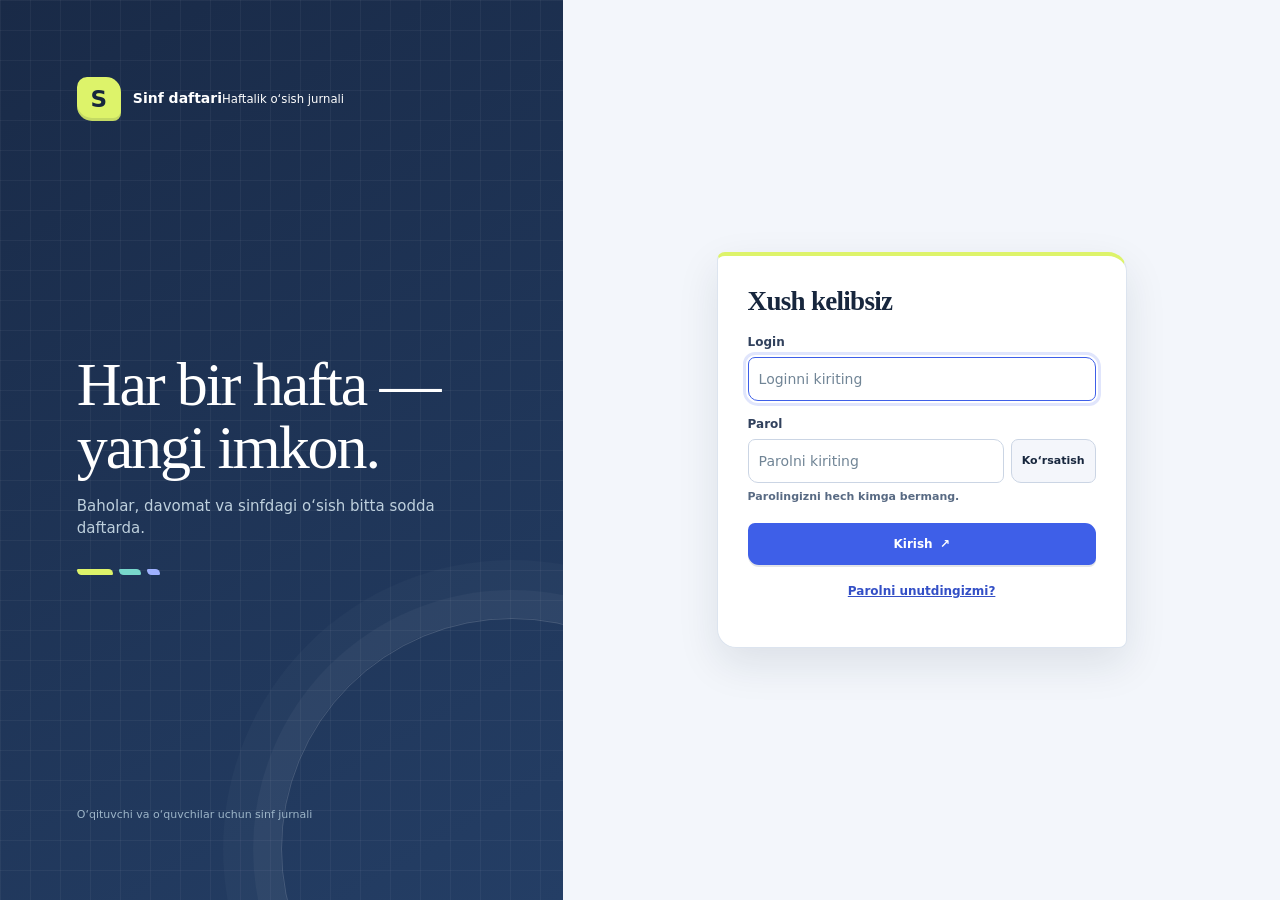
<file: index.html>
<!doctype html>
<html lang="uz">
  <head>
    <meta charset="utf-8" />
    <meta name="viewport" content="width=device-width, initial-scale=1" />
    <meta name="theme-color" content="#17263d" />
    <title>Sinf daftari — haftalik reyting</title>
    <link rel="stylesheet" href="styles.css" />
  </head>
  <body>
    <div id="root"></div>
    <div id="toast" class="toast" role="status" aria-live="polite"></div>
    <script src="script.js" defer></script>
  </body>
</html>
</file>
<file: styles.css>
:root {
  --ink: #17263d;
  --ink-2: #2c4161;
  --paper: #f3f6fb;
  --white: #fff;
  --line: #dce4ef;
  --muted: #66768b;
  --teal: #3e5fe8;
  --teal-pale: #e8ecff;
  --sun: #ddf36a;
  --sun-pale: #f5f9d9;
  --coral: #d95d4f;
  --coral-pale: #fff0ec;
  --blue-pale: #e8eff8;
  --shadow: 0 10px 24px rgba(23, 38, 61, 0.055);
  --radius: 13px;
}
* {
  box-sizing: border-box;
}
html {
  background: var(--paper);
}
body {
  margin: 0;
  color: var(--ink);
  font-family:
    Aptos,
    ui-sans-serif,
    system-ui,
    -apple-system,
    "Segoe UI",
    sans-serif;
  font-size: 14px;
  line-height: 1.5;
}
button,
input,
select,
textarea {
  font: inherit;
}
button {
  cursor: pointer;
}
button:focus-visible,
a:focus-visible,
input:focus-visible,
select:focus-visible,
textarea:focus-visible {
  outline: 3px solid rgba(8, 126, 131, 0.38);
  outline-offset: 2px;
}
a {
  color: inherit;
}
.shell {
  min-height: 100vh;
  display: grid;
  grid-template-columns: 246px minmax(0, 1fr);
}
.rail {
  background: var(--ink);
  color: #eef6fb;
  padding: 25px 17px 22px;
  display: flex;
  flex-direction: column;
  gap: 27px;
  min-height: 100vh;
  position: sticky;
  top: 0;
  height: 100vh;
}
.brand {
  display: flex;
  align-items: center;
  gap: 12px;
  padding: 3px 10px;
}
.brand-mark {
  width: 38px;
  height: 38px;
  border-radius: 12px;
  background: var(--sun);
  color: var(--ink);
  display: grid;
  place-items: center;
  font-size: 20px;
  font-weight: 900;
  box-shadow: inset 0 -4px 0 rgba(135, 91, 0, 0.14);
}
.brand strong {
  display: block;
  font-size: 15px;
  letter-spacing: -0.3px;
}
.brand small {
  display: block;
  color: #b7cbda;
  margin-top: 1px;
  font-size: 11px;
}
.rail-nav {
  display: grid;
  gap: 6px;
}
.nav-label {
  font-size: 10px;
  color: #9db5c8;
  text-transform: uppercase;
  letter-spacing: 1.5px;
  padding: 0 12px;
  margin: 0 0 6px;
}
.nav-btn {
  border: 0;
  background: transparent;
  color: #d6e4ed;
  text-align: left;
  border-radius: 10px;
  padding: 10px 12px;
  display: flex;
  align-items: center;
  gap: 12px;
  font-weight: 550;
  transition:
    background 0.16s,
    color 0.16s;
}
.nav-btn:hover {
  background: rgba(255, 255, 255, 0.09);
  color: #fff;
}
.nav-btn.active {
  background: #2e5478;
  color: #fff;
  box-shadow: inset 3px 0 var(--sun);
}
.nav-icon {
  width: 19px;
  text-align: center;
  font-size: 16px;
  opacity: 0.95;
}
.rail-note {
  margin-top: auto;
  border: 1px solid rgba(255, 255, 255, 0.16);
  border-radius: 13px;
  padding: 13px;
  color: #d1e0ea;
  font-size: 11px;
  line-height: 1.55;
}
.rail-note b {
  color: #fff;
  display: block;
  margin-bottom: 4px;
}
.rail-foot {
  font-size: 10px;
  color: #9db5c8;
  padding: 0 11px;
}
.workspace {
  min-width: 0;
}
.topbar {
  height: 73px;
  background: rgba(255, 255, 255, 0.9);
  border-bottom: 1px solid var(--line);
  display: flex;
  align-items: center;
  justify-content: space-between;
  padding: 0 clamp(20px, 4vw, 52px);
  position: sticky;
  top: 0;
  z-index: 4;
  backdrop-filter: blur(12px);
}
.topbar h1 {
  font-size: 16px;
  letter-spacing: -0.2px;
  margin: 0;
}
.topbar p {
  margin: 2px 0 0;
  color: var(--muted);
  font-size: 11px;
}
.top-actions {
  display: flex;
  align-items: center;
  gap: 13px;
}
.user-chip {
  display: flex;
  align-items: center;
  gap: 9px;
}
.avatar {
  width: 33px;
  height: 33px;
  border-radius: 50%;
  display: grid;
  place-items: center;
  background: var(--teal-pale);
  color: var(--teal);
  font-weight: 800;
}
.user-chip strong {
  display: block;
  font-size: 12px;
}
.user-chip small {
  display: block;
  color: var(--muted);
  font-size: 10px;
}
.main {
  max-width: 1440px;
  margin: auto;
  padding: 30px clamp(18px, 4vw, 52px) 55px;
}
.page-head {
  display: flex;
  align-items: flex-end;
  justify-content: space-between;
  gap: 20px;
  margin-bottom: 23px;
}
.page-head h2 {
  font-size: 26px;
  line-height: 1.16;
  letter-spacing: -0.8px;
  margin: 0;
}
.page-head p {
  color: var(--muted);
  margin: 7px 0 0;
  max-width: 630px;
}
.page-actions {
  display: flex;
  gap: 9px;
  flex-wrap: wrap;
}
.grid {
  display: grid;
  gap: 16px;
}
.grid-4 {
  grid-template-columns: repeat(4, minmax(0, 1fr));
}
.grid-2 {
  grid-template-columns: repeat(2, minmax(0, 1fr));
}
.card {
  background: var(--white);
  border: 1px solid var(--line);
  border-radius: var(--radius);
  box-shadow: var(--shadow);
  min-width: 0;
}
.card-pad {
  padding: 20px;
}
.stat {
  padding: 18px 19px;
  min-height: 118px;
  position: relative;
  overflow: hidden;
}
.stat:after {
  content: "";
  width: 62px;
  height: 62px;
  border-radius: 50%;
  position: absolute;
  right: -15px;
  top: -21px;
  background: var(--tone, var(--blue-pale));
  opacity: 0.75;
}
.stat-label {
  color: var(--muted);
  font-size: 12px;
}
.stat-value {
  font-weight: 800;
  font-size: 29px;
  letter-spacing: -1px;
  margin-top: 7px;
  line-height: 1.1;
}
.stat-note {
  font-size: 11px;
  color: var(--muted);
  margin-top: 7px;
}
.stat-icon {
  position: absolute;
  right: 17px;
  bottom: 15px;
  font-size: 18px;
  color: var(--tone-ink, var(--ink-2));
  z-index: 1;
}
.section-title {
  font-weight: 750;
  font-size: 15px;
  margin: 0;
}
.section-sub {
  font-size: 11px;
  color: var(--muted);
  margin: 4px 0 0;
}
.card-head {
  padding: 17px 20px;
  border-bottom: 1px solid var(--line);
  display: flex;
  align-items: center;
  justify-content: space-between;
  gap: 12px;
}
.card-body {
  padding: 19px 20px;
}
.table-wrap {
  overflow: auto;
}
.table {
  width: 100%;
  border-collapse: collapse;
  text-align: left;
  white-space: nowrap;
}
.table th {
  font-size: 10px;
  text-transform: uppercase;
  letter-spacing: 0.65px;
  color: #718599;
  font-weight: 700;
  padding: 11px 14px;
  background: #f7fafb;
  border-bottom: 1px solid var(--line);
}
.table td {
  padding: 12px 14px;
  border-bottom: 1px solid #edf2f4;
  vertical-align: middle;
}
.table tbody tr:last-child td {
  border-bottom: 0;
}
.table tbody tr:hover {
  background: #f9fbfc;
}
.name-cell {
  display: flex;
  align-items: center;
  gap: 10px;
  font-weight: 650;
}
.mini-avatar {
  width: 30px;
  height: 30px;
  border-radius: 10px;
  background: #e7eef5;
  color: var(--ink);
  display: grid;
  place-items: center;
  font-size: 11px;
  font-weight: 800;
  flex: none;
}
.rank-badge {
  display: inline-grid;
  place-items: center;
  width: 28px;
  height: 28px;
  border-radius: 9px;
  background: #edf2f5;
  color: #597189;
  font-weight: 800;
}
.rank-1 {
  background: var(--sun-pale);
  color: #8f670c;
}
.rank-2 {
  background: #edf0f4;
  color: #53667a;
}
.rank-3 {
  background: #f8e9df;
  color: #9a5c38;
}
.score {
  font-weight: 800;
  color: var(--ink);
}
.pill {
  display: inline-flex;
  align-items: center;
  gap: 6px;
  border-radius: 999px;
  padding: 4px 9px;
  font-size: 10px;
  font-weight: 750;
  white-space: nowrap;
}
.pill::before {
  content: "";
  width: 6px;
  height: 6px;
  border-radius: 50%;
  background: currentColor;
}
.pill-present {
  color: #137361;
  background: #e4f5ef;
}
.pill-excused {
  color: #8a6810;
  background: #fff4d6;
}
.pill-unexcused {
  color: #b34036;
  background: #fff0ec;
}
.pill-neutral {
  color: #587087;
  background: #edf2f5;
}
.change-up {
  color: #137361;
  font-weight: 750;
}
.change-down {
  color: #b34036;
  font-weight: 750;
}
.change-same {
  color: #64798c;
  font-weight: 700;
}
.btn {
  border: 1px solid transparent;
  background: var(--ink);
  color: #fff;
  border-radius: 9px;
  padding: 9px 13px;
  font-weight: 700;
  font-size: 12px;
  display: inline-flex;
  align-items: center;
  justify-content: center;
  gap: 7px;
  transition:
    transform 0.12s,
    background 0.12s;
}
.btn:hover {
  background: #234a70;
  transform: translateY(-1px);
}
.btn:active {
  transform: translateY(0);
}
.btn-sm {
  padding: 6px 9px;
  font-size: 11px;
}
.btn-light {
  background: #fff;
  color: var(--ink);
  border-color: var(--line);
}
.btn-light:hover {
  background: #f3f7f9;
}
.btn-teal {
  background: var(--teal);
}
.btn-teal:hover {
  background: #05696e;
}
.btn-warn {
  background: #fff;
  color: var(--coral);
  border-color: #f0d3ce;
}
.btn-warn:hover {
  background: var(--coral-pale);
}
.btn-sun {
  background: var(--sun);
  color: var(--ink);
}
.btn-sun:hover {
  background: #e7ad31;
}
.icon-btn {
  width: 31px;
  height: 31px;
  padding: 0;
  border-radius: 8px;
}
.field {
  display: grid;
  gap: 6px;
}
.field label {
  font-size: 11px;
  color: #536a80;
  font-weight: 700;
}
.field input,
.field select,
.field textarea,
.table-input {
  border: 1px solid #d6e1e6;
  background: #fff;
  border-radius: 8px;
  padding: 9px 10px;
  color: var(--ink);
  min-width: 0;
}
.field input:disabled,
.field select:disabled {
  background: #f1f5f7;
  color: #80909d;
}
.field textarea {
  min-height: 84px;
  resize: vertical;
}
.field .help {
  font-size: 10px;
  color: var(--muted);
}
.form-grid {
  display: grid;
  grid-template-columns: repeat(3, minmax(0, 1fr));
  gap: 13px;
}
.form-actions {
  display: flex;
  align-items: center;
  gap: 8px;
  margin-top: 15px;
}
.inline-form {
  display: flex;
  align-items: end;
  gap: 10px;
  flex-wrap: wrap;
}
.inline-form .field {
  min-width: 150px;
}
.toolbar {
  display: flex;
  align-items: center;
  justify-content: space-between;
  gap: 12px;
  flex-wrap: wrap;
}
.filter-row {
  display: flex;
  align-items: end;
  gap: 10px;
  flex-wrap: wrap;
}
.empty {
  padding: 35px 20px;
  text-align: center;
  color: var(--muted);
}
.empty-mark {
  width: 43px;
  height: 43px;
  border-radius: 14px;
  background: var(--blue-pale);
  display: grid;
  place-items: center;
  margin: 0 auto 11px;
  font-size: 20px;
}
.empty strong {
  color: var(--ink);
  display: block;
  margin-bottom: 4px;
}
.banner {
  border-radius: 12px;
  padding: 12px 14px;
  display: flex;
  align-items: flex-start;
  gap: 10px;
  margin-bottom: 17px;
  font-size: 12px;
}
.banner-warn {
  background: var(--sun-pale);
  color: #72540d;
  border: 1px solid #f0dfae;
}
.banner-info {
  background: #eaf3f8;
  color: #345974;
  border: 1px solid #d6e5ed;
}
.banner strong {
  display: block;
  color: inherit;
  margin-bottom: 2px;
}
.banner span {
  font-size: 15px;
}
.split {
  display: grid;
  grid-template-columns: minmax(0, 1.35fr) minmax(260px, 0.8fr);
  gap: 16px;
}
.quick-list {
  display: grid;
  gap: 9px;
}
.quick-link {
  border: 1px solid var(--line);
  border-radius: 11px;
  padding: 12px;
  display: flex;
  align-items: center;
  justify-content: space-between;
  text-decoration: none;
}
.quick-link:hover {
  background: #f7fafb;
}
.quick-link b {
  font-size: 12px;
}
.quick-link small {
  display: block;
  color: var(--muted);
  font-size: 10px;
  margin-top: 2px;
}
.quick-icon {
  background: var(--teal-pale);
  color: var(--teal);
  width: 34px;
  height: 34px;
  border-radius: 10px;
  display: grid;
  place-items: center;
  font-size: 16px;
}
.progress {
  height: 7px;
  border-radius: 8px;
  background: #eaf0f3;
  overflow: hidden;
}
.progress span {
  display: block;
  height: 100%;
  border-radius: inherit;
  background: var(--teal);
}
.progress-row {
  display: grid;
  grid-template-columns: 105px 1fr 38px;
  gap: 10px;
  align-items: center;
  font-size: 11px;
  margin: 12px 0;
}
.progress-row b {
  text-align: right;
}
.subject-group {
  border-bottom: 1px solid var(--line);
  padding: 13px 0;
}
.subject-group:first-child {
  padding-top: 0;
}
.subject-group:last-child {
  border-bottom: 0;
  padding-bottom: 0;
}
.subject-group h4 {
  margin: 0 0 8px;
  font-size: 12px;
}
.grade-chip {
  display: inline-flex;
  align-items: center;
  gap: 7px;
  padding: 5px 8px;
  border-radius: 8px;
  background: #f2f6f8;
  margin: 0 6px 6px 0;
  font-size: 10px;
}
.grade-chip strong {
  font-size: 12px;
  color: var(--teal);
}
.grade-low {
  color: var(--coral) !important;
}
.callout {
  border-radius: 12px;
  background: var(--ink);
  color: #f3f8fc;
  padding: 17px 18px;
  position: relative;
  overflow: hidden;
}
.callout:after {
  content: "";
  position: absolute;
  width: 110px;
  height: 110px;
  border: 1px solid rgba(255, 255, 255, 0.15);
  border-radius: 50%;
  right: -20px;
  bottom: -58px;
  box-shadow:
    0 0 0 14px rgba(255, 255, 255, 0.04),
    0 0 0 30px rgba(255, 255, 255, 0.03);
}
.callout small {
  color: #bdcfdb;
  font-size: 10px;
}
.callout .big {
  font-size: 32px;
  font-weight: 850;
  letter-spacing: -1px;
  line-height: 1.2;
  margin: 6px 0;
}
.callout p {
  font-size: 11px;
  color: #d6e3eb;
  margin: 4px 0 0;
  max-width: 270px;
}
.week-strip {
  display: flex;
  align-items: center;
  gap: 7px;
  color: var(--muted);
  font-size: 11px;
}
.week-strip strong {
  color: var(--ink);
}
.toggle {
  position: relative;
  width: 38px;
  height: 22px;
  display: inline-block;
  flex: none;
}
.toggle input {
  opacity: 0;
  width: 0;
  height: 0;
}
.toggle span {
  position: absolute;
  inset: 0;
  border-radius: 99px;
  background: #c8d4dc;
  transition: 0.2s;
}
.toggle span:before {
  content: "";
  position: absolute;
  width: 16px;
  height: 16px;
  left: 3px;
  top: 3px;
  border-radius: 50%;
  background: #fff;
  transition: 0.2s;
  box-shadow: 0 1px 4px #789;
}
.toggle input:checked + span {
  background: var(--teal);
}
.toggle input:checked + span:before {
  transform: translateX(16px);
}
.settings-row {
  display: flex;
  justify-content: space-between;
  align-items: center;
  gap: 15px;
  padding: 13px 0;
  border-bottom: 1px solid #edf2f4;
}
.settings-row:last-child {
  border-bottom: 0;
}
.settings-row b {
  font-size: 12px;
}
.settings-row small {
  display: block;
  font-size: 10px;
  color: var(--muted);
  margin-top: 3px;
}
.login-page {
  min-height: 100vh;
  display: grid;
  grid-template-columns: minmax(320px, 0.88fr) minmax(400px, 1.12fr);
  background: #edf4f6;
}
.login-side {
  padding: clamp(28px, 6vw, 78px);
  background: var(--ink);
  color: #fff;
  display: flex;
  flex-direction: column;
  justify-content: space-between;
  position: relative;
  overflow: hidden;
}
.login-side:after {
  content: "";
  position: absolute;
  width: 460px;
  height: 460px;
  border: 1px solid rgba(255, 255, 255, 0.12);
  border-radius: 50%;
  right: -180px;
  bottom: -180px;
  box-shadow:
    0 0 0 28px rgba(255, 255, 255, 0.035),
    0 0 0 58px rgba(255, 255, 255, 0.025);
}
.login-brand {
  display: flex;
  align-items: center;
  gap: 12px;
  position: relative;
  z-index: 1;
}
.login-brand .brand-mark {
  width: 44px;
  height: 44px;
  font-size: 23px;
}
.login-hero {
  position: relative;
  z-index: 1;
  max-width: 470px;
  margin: 45px 0;
}
.login-hero h1 {
  font-size: clamp(36px, 5vw, 62px);
  line-height: 1.02;
  letter-spacing: -2.7px;
  margin: 0 0 16px;
}
.login-hero p {
  color: #bed0dd;
  font-size: 15px;
  max-width: 380px;
  margin: 0;
}
.hero-lines {
  display: flex;
  gap: 7px;
  margin-top: 29px;
}
.hero-lines i {
  display: block;
  height: 5px;
  width: 36px;
  background: var(--sun);
  border-radius: 9px;
}
.hero-lines i:nth-child(2) {
  background: #58c3bb;
  width: 22px;
}
.hero-lines i:nth-child(3) {
  background: #82a9cc;
  width: 13px;
}
.login-foot {
  font-size: 11px;
  color: #9db5c8;
  position: relative;
  z-index: 1;
}
.login-panel {
  display: grid;
  place-items: center;
  padding: 28px;
}
.login-card {
  width: min(100%, 410px);
  background: #fff;
  border: 1px solid var(--line);
  border-radius: 19px;
  padding: 30px;
  box-shadow: 0 18px 48px rgba(23, 54, 93, 0.1);
}
.login-card h2 {
  margin: 0;
  font-size: 24px;
  letter-spacing: -0.7px;
}
.login-card > p {
  color: var(--muted);
  font-size: 12px;
  margin: 6px 0 23px;
}
.registration-card h2 {
  margin-bottom: 7px;
}
.registration-card > p {
  margin: 0 0 18px;
}
.registration-card .btn {
  width: 100%;
}
.login-card form {
  display: grid;
  gap: 14px;
}
.login-card .field label {
  color: var(--ink);
  font-size: 12px;
}
.login-card .field input {
  border: 2px solid #9aafbd;
  min-height: 44px;
}
.registration-card .field select {
  border: 2px solid #8098a9;
  background-color: #f4f8fa;
  min-height: 44px;
  color: var(--ink);
}
.registration-card .field select:focus {
  border-color: var(--teal);
}
.password-input-wrap {
  display: flex;
  align-items: stretch;
  gap: 7px;
}
.password-input-wrap input {
  flex: 1;
  width: 0;
}
.password-toggle {
  flex: 0 0 auto;
  border: 1px solid #8098a9;
  border-radius: 8px;
  background: #f4f8fa;
  color: var(--ink);
  padding: 0 10px;
  font-size: 11px;
  font-weight: 700;
}
.password-toggle:hover {
  background: var(--teal-pale);
  border-color: var(--teal);
}
.login-card .field input::placeholder {
  color: #718596;
  opacity: 1;
}
.login-hint {
  color: #294c73;
  font-size: 11px;
  font-weight: 600;
  line-height: 1.4;
}
.login-card .field input:focus {
  border-color: var(--teal);
}
.login-card .btn {
  width: 100%;
  margin-top: 4px;
  padding: 11px;
}
.login-register {
  margin: 0;
  color: #294c73;
  font-size: 14px;
  text-align: center;
}
.login-register a {
  display: inline-block;
  border: 2px solid var(--teal);
  border-radius: 7px;
  padding: 6px 12px;
  color: var(--teal);
  font-weight: 700;
  text-decoration: none;
}
.login-register a:hover {
  background: var(--teal-pale);
}
.login-tip {
  border-top: 1px solid var(--line);
  margin-top: 19px;
  padding-top: 15px;
  color: var(--muted);
  font-size: 10px;
}
.login-tip b {
  color: var(--ink);
}
.login-side:before {
  content: "";
  position: absolute;
  width: 360px;
  height: 360px;
  left: -155px;
  top: 18%;
  border-radius: 46% 54% 62% 38%;
  border: 1px solid rgba(255, 255, 255, 0.08);
  background: radial-gradient(circle at 65% 38%, rgba(88, 195, 187, 0.18), transparent 66%);
  animation: login-shapes 42s ease-in-out infinite alternate;
  pointer-events: none;
}
.login-side:after {
  animation: login-orbit 54s ease-in-out infinite alternate;
}
.login-hero h1 {
  animation: login-title-in 1.4s ease-out both;
}
.text-link {
  justify-self: center;
  border: 0;
  padding: 3px 6px;
  color: var(--teal);
  background: transparent;
  font: inherit;
  font-size: 12px;
  font-weight: 700;
  text-decoration: underline;
}
.text-link:hover {
  color: var(--ink);
}
.assignment-list {
  display: grid;
  gap: 12px;
}
.class-card-grid {
  display: grid;
  grid-template-columns: repeat(auto-fill, minmax(185px, 1fr));
  gap: 10px;
  padding: 14px;
}
.class-card {
  min-width: 0;
  border: 1px solid var(--line);
  border-radius: 12px;
  padding: 12px;
  background: #fff;
}
.class-card-open {
  width: 100%;
  border: 0;
  padding: 0;
  background: transparent;
  color: var(--ink);
  text-align: left;
  display: grid;
  gap: 6px;
  cursor: pointer;
}
.class-card-open b {
  font-size: 17px;
}
.class-card-open span {
  color: var(--muted);
  font-size: 11px;
}
.class-card-actions {
  display: flex;
  gap: 6px;
  margin-top: 12px;
}
.class-tabs {
  display: flex;
  gap: 8px;
  margin: 0 0 14px;
  border-bottom: 1px solid var(--line);
}
.class-tabs button {
  border: 0;
  border-bottom: 2px solid transparent;
  background: transparent;
  padding: 10px 12px;
  color: var(--muted);
  font: inherit;
  font-size: 12px;
  font-weight: 700;
}
.class-tabs button.active {
  color: var(--teal);
  border-bottom-color: var(--teal);
}
.student-unstyled {
  display: flex;
  gap: 10px;
  align-items: center;
  justify-content: space-between;
  padding: 9px 0;
  border-bottom: 1px solid var(--line);
}
.assignment-row {
  border: 1px solid var(--line);
  border-radius: 12px;
  padding: 14px;
  background: #fbfdfe;
}
.assignment-classes {
  display: grid;
  gap: 8px;
  max-height: 210px;
  overflow: auto;
  border: 1px solid var(--line);
  border-radius: 9px;
  padding: 10px;
}
.assignment-grade {
  display: flex;
  flex-wrap: wrap;
  gap: 8px 13px;
  align-items: center;
  font-size: 12px;
}
.assignment-grade > b {
  min-width: 65px;
  color: var(--ink);
}
.assignment-grade label {
  display: inline-flex;
  gap: 4px;
  align-items: center;
}
.password-dialog {
  width: min(420px, calc(100vw - 30px));
  border: 1px solid var(--line);
  border-radius: 16px;
  padding: 25px;
  color: var(--ink);
  box-shadow: 0 20px 70px rgba(14, 33, 50, 0.28);
}
.password-dialog::backdrop {
  background: rgba(16, 35, 52, 0.48);
}
.password-dialog h2 {
  margin: 0;
  font-size: 20px;
}
.temporary-password {
  padding: 13px;
  border-radius: 9px;
  background: #edf5f6;
  color: var(--ink);
  font: 700 17px ui-monospace, monospace;
  overflow-wrap: anywhere;
}
@keyframes login-shapes {
  from { transform: translate3d(-10px, 8px, 0) rotate(-8deg) scale(0.96); }
  to { transform: translate3d(24px, -16px, 0) rotate(12deg) scale(1.06); }
}
@keyframes login-orbit {
  from { transform: translate3d(0, 0, 0) rotate(0deg); }
  to { transform: translate3d(-18px, -12px, 0) rotate(16deg); }
}
@keyframes login-title-in {
  from { opacity: 0; transform: translateY(14px); }
  to { opacity: 1; transform: translateY(0); }
}
@media (prefers-reduced-motion: reduce) {
  .login-side:before,
  .login-side:after,
  .login-hero h1 {
    animation: none;
  }
}


.toast {
  border: 1px solid rgba(255, 255, 255, 0.12);
  border-radius: 8px 14px 8px 14px;
  background: #202f4a;
}

.note-box {
  border-left: 3px solid #bcc8ff;
  border-radius: 4px 10px 6px 10px;
  background: #f2f4fc;
}

@media (max-width: 700px) {
  .main {
    min-height: calc(100vh - 62px);
    background-size: 100% 30px;
  }

  .page-head {
    padding: 16px;
    border-radius: 6px 14px 6px 14px;
  }

  .page-head::after {
    top: -54px;
    right: -46px;
    opacity: 0.55;
  }

  .page-head .page-actions {
    margin-top: 14px;
  }

  .login-card #login-form::before {
    font-size: 25px;
  }
}

@media (prefers-reduced-motion: reduce) {
  .login-hero h1 {
    animation: none;
  }
}


.toast {
  position: fixed;
  right: 22px;
  bottom: 20px;
  z-index: 20;
  background: var(--ink);
  color: #fff;
  border-radius: 10px;
  padding: 12px 16px;
  box-shadow: var(--shadow);
  font-size: 12px;
  max-width: min(420px, calc(100vw - 36px));
  opacity: 0;
  transform: translateY(12px);
  pointer-events: none;
  transition: 0.2s;
}
.toast.show {
  opacity: 1;
  transform: translateY(0);
}
.hidden {
  display: none !important;
}
.muted {
  color: var(--muted);
}
.small {
  font-size: 11px;
}
.mono {
  font-variant-numeric: tabular-nums;
}
.danger-text {
  color: var(--coral);
}
.note-box {
  padding: 12px 13px;
  background: #f3f7f9;
  border-radius: 10px;
  color: #526c83;
  font-size: 11px;
  line-height: 1.6;
}
.week-select {
  min-width: 175px;
}
.footer-note {
  text-align: center;
  color: #8799a8;
  font-size: 10px;
  margin-top: 35px;
}
@media (max-width: 1020px) {
  .shell {
    grid-template-columns: 205px minmax(0, 1fr);
  }
  .grid-4 {
    grid-template-columns: repeat(2, minmax(0, 1fr));
  }
  .main {
    padding-left: 25px;
    padding-right: 25px;
  }
  .split {
    grid-template-columns: 1fr;
  }
  .rail {
    padding-left: 12px;
    padding-right: 12px;
  }
}
@media (max-width: 700px) {
  .shell {
    display: block;
  }
  .rail {
    position: sticky;
    top: 0;
    height: auto;
    min-height: 0;
    padding: 9px 12px;
    z-index: 8;
    display: block;
  }
  .brand {
    display: none;
  }
  .rail-nav {
    display: flex;
    overflow: auto;
    gap: 5px;
    scrollbar-width: none;
  }
  .rail-nav::-webkit-scrollbar {
    display: none;
  }
  .nav-label,
  .rail-note,
  .rail-foot {
    display: none;
  }
  .nav-btn {
    flex: none;
    padding: 9px 11px;
    font-size: 11px;
    white-space: nowrap;
  }
  .nav-icon {
    font-size: 14px;
  }
  .topbar {
    height: 62px;
    padding: 0 15px;
  }
  .topbar h1 {
    font-size: 14px;
  }
  .topbar p {
    display: none;
  }
  .user-chip small {
    display: none;
  }
  .user-chip {
    gap: 6px;
  }
  .avatar {
    width: 29px;
    height: 29px;
  }
  .main {
    padding: 22px 14px 40px;
  }
  .page-head {
    align-items: flex-start;
    flex-direction: column;
    margin-bottom: 17px;
    gap: 12px;
  }
  .page-head h2 {
    font-size: 23px;
  }
  .grid {
    gap: 11px;
  }
  .grid-4 {
    grid-template-columns: repeat(2, minmax(0, 1fr));
  }
  .grid-2 {
    grid-template-columns: 1fr;
  }
  .stat {
    padding: 14px;
    min-height: 105px;
  }
  .stat-value {
    font-size: 25px;
  }
  .stat-note {
    max-width: 150px;
  }
  .card-head {
    padding: 14px 15px;
  }
  .card-body {
    padding: 15px;
  }
  .table th,
  .table td {
    padding: 10px;
  }
  .form-grid {
    grid-template-columns: 1fr 1fr;
  }
  .login-page {
    grid-template-columns: 1fr;
    min-height: 100vh;
  }
  .login-side {
    min-height: 250px;
    padding: 24px;
  }
  .login-hero {
    margin: 34px 0 18px;
  }
  .login-hero h1 {
    font-size: 39px;
  }
  .login-hero p {
    font-size: 12px;
  }
  .login-foot {
    display: none;
  }
  .login-side:after {
    width: 300px;
    height: 300px;
  }
  .login-panel {
    padding: 18px;
  }
  .login-card {
    padding: 23px;
  }
  .split {
    gap: 12px;
  }
}
@media (max-width: 430px) {
  .nav-btn {
    gap: 6px;
    padding: 8px;
  }
  .nav-btn .nav-icon {
    display: none;
  }
  .grid-4 {
    grid-template-columns: 1fr 1fr;
  }
  .form-grid {
    grid-template-columns: 1fr;
  }
  .page-actions {
    width: 100%;
  }
  .page-actions .btn {
    flex: 1;
  }
  .topbar h1 {
    max-width: 145px;
  }
  .inline-form {
    align-items: stretch;
  }
  .inline-form .field {
    width: 100%;
  }
}
@media (prefers-reduced-motion: reduce) {
  *,
  *::before,
  *::after {
    scroll-behavior: auto !important;
    transition: none !important;
    animation: none !important;
  }
}

/* A fresh, notebook-inspired visual identity for the classroom journal. */
html,
body {
  background: var(--paper);
}

body {
  color: var(--ink);
  font-family: Aptos, "Segoe UI", ui-sans-serif, system-ui, sans-serif;
  font-size: 14px;
}

button:focus-visible,
a:focus-visible,
input:focus-visible,
select:focus-visible,
textarea:focus-visible {
  outline-color: rgba(62, 95, 232, 0.42);
}

.shell {
  background: var(--paper);
}

.rail {
  background: linear-gradient(160deg, #192a47 0%, #263f65 100%);
  border-right: 4px solid rgba(221, 243, 106, 0.72);
  gap: 24px;
}

.brand-mark {
  background: var(--sun);
  color: var(--ink);
  border-radius: 9px 13px 7px 13px;
  box-shadow: inset 0 -3px 0 rgba(23, 38, 61, 0.12);
}

.nav-label {
  color: #bdcce0;
  font-size: 11px;
  letter-spacing: 0.2px;
  text-transform: none;
}

.nav-btn {
  border-left: 3px solid transparent;
  border-radius: 7px 12px 7px 12px;
  padding: 10px 11px;
}

.nav-btn.active {
  background: var(--sun);
  border-left-color: var(--sun);
  color: #1c2b43;
  box-shadow: 0 4px 13px rgba(10, 20, 35, 0.16);
  font-weight: 750;
}

.nav-btn.active .nav-icon {
  color: #334a13;
}

.rail-note {
  border-color: rgba(255, 255, 255, 0.2);
  border-radius: 8px 14px 8px 14px;
  background: rgba(255, 255, 255, 0.035);
}

.workspace {
  min-width: 0;
  background: var(--paper);
}

.topbar {
  background: rgba(255, 255, 255, 0.96);
  border-color: var(--line);
  box-shadow: 0 4px 16px rgba(23, 38, 61, 0.035);
}

.topbar h1 {
  font-size: 17px;
  letter-spacing: -0.35px;
}

.avatar {
  border-radius: 9px 12px 8px 12px;
}

.main {
  min-height: calc(100vh - 73px);
  background-image: linear-gradient(
    to bottom,
    rgba(62, 95, 232, 0.035) 1px,
    transparent 1px
  );
  background-size: 100% 34px;
  background-position: 0 12px;
}

.page-head {
  position: relative;
  overflow: hidden;
  align-items: center;
  padding: 19px 21px;
  margin-bottom: 19px;
  border: 1px solid #dce3ff;
  border-left: 5px solid var(--teal);
  border-radius: 7px 17px 7px 17px;
  background: #e9edff;
}

.page-head::after {
  content: "";
  position: absolute;
  top: -42px;
  right: -12px;
  width: 118px;
  height: 118px;
  border: 17px solid rgba(221, 243, 106, 0.72);
  border-radius: 50%;
  pointer-events: none;
}

.page-head > div,
.page-head .page-actions {
  position: relative;
  z-index: 1;
}

.page-head h2 {
  font-size: 27px;
  letter-spacing: -0.9px;
}

.page-head p {
  color: #536482;
}

.page-actions {
  gap: 8px;
}

.grid {
  gap: 14px;
}

.card {
  border-color: var(--line);
  border-radius: 11px 15px 6px 11px;
  box-shadow: none;
}

.stat {
  border-top: 3px solid var(--tone-ink, var(--teal));
  border-radius: 8px 15px 6px 11px;
}

.stat-value {
  font-size: 31px;
  letter-spacing: -1.2px;
  font-variant-numeric: tabular-nums;
}

.card-head {
  background: rgba(248, 250, 255, 0.86);
}

.section-title {
  letter-spacing: -0.25px;
}

.table th {
  color: #5c6d87;
  background: #f1f4fb;
  font-size: 11px;
  letter-spacing: 0;
  text-transform: none;
}

.table td {
  border-bottom-color: #edf1f7;
}

.table tbody tr:hover {
  background: #f5f7ff;
}

.mini-avatar {
  border-radius: 8px 11px 7px 11px;
  background: #e9edff;
  color: #354fb8;
}

.btn {
  border-radius: 7px 11px 7px 11px;
  background: var(--teal);
  box-shadow: 0 2px 0 rgba(23, 38, 61, 0.12);
  transition: transform 0.14s ease, background-color 0.14s ease, box-shadow 0.14s ease;
}

.btn:hover {
  background: #2f4fd5;
  box-shadow: 0 4px 9px rgba(49, 78, 194, 0.17);
  transform: translateY(-1px);
}

.btn:active {
  box-shadow: none;
}

.btn-light {
  background: #fff;
  box-shadow: none;
}

.btn-light:hover {
  color: #2e4fcf;
  background: #f4f6ff;
  border-color: #ccd5fb;
  box-shadow: none;
}

.btn-teal {
  background: var(--teal);
}

.btn-sun {
  color: var(--ink);
  background: var(--sun);
  box-shadow: 0 2px 0 rgba(23, 38, 61, 0.12);
}

.btn-sun:hover {
  color: var(--ink);
  background: #c9e04e;
  box-shadow: 0 4px 9px rgba(93, 115, 24, 0.17);
}

.btn-warn {
  color: var(--coral);
  background: #fff;
  box-shadow: none;
}

.btn-warn:hover {
  color: #b74338;
  background: var(--coral-pale);
  box-shadow: none;
}

.field input,
.field select,
.field textarea,
.table-input {
  border-color: #cfd9e8;
  border-radius: 7px 10px 7px 10px;
}

.field input:focus,
.field select:focus,
.field textarea:focus,
.table-input:focus {
  border-color: var(--teal);
  outline: 3px solid rgba(62, 95, 232, 0.16);
}

.quick-link {
  border-radius: 8px 13px 7px 11px;
  transition: background-color 0.14s ease, border-color 0.14s ease;
}

.quick-link:hover {
  border-color: #cbd5fb;
  background: #f5f7ff;
}

.quick-icon {
  border-radius: 8px 12px 7px 11px;
  background: var(--teal-pale);
  color: var(--teal);
}

.progress {
  background: #e7ebf4;
}

.callout {
  border-radius: 8px 16px 8px 16px;
  background: #202f4a;
}

.login-page {
  background: var(--paper);
}

.login-side {
  background: linear-gradient(150deg, #192a47 0%, #243e65 100%);
}

.login-side::before {
  inset: 0;
  width: 100%;
  height: 100%;
  border: 0;
  border-radius: 0;
  background:
    linear-gradient(rgba(255, 255, 255, 0.045) 1px, transparent 1px),
    linear-gradient(90deg, rgba(255, 255, 255, 0.045) 1px, transparent 1px);
  background-size: 30px 30px;
  animation: none;
}

.login-side::after {
  border-color: rgba(255, 255, 255, 0.16);
  box-shadow:
    0 0 0 28px rgba(255, 255, 255, 0.035),
    0 0 0 58px rgba(255, 255, 255, 0.025);
  animation: none;
}

.login-brand .brand-mark {
  border-radius: 10px 15px 8px 15px;
}

.login-hero h1 {
  max-width: 440px;
  font-family: Georgia, "Times New Roman", serif;
  font-weight: 500;
  letter-spacing: -2.1px;
}

.hero-lines {
  align-items: center;
  gap: 6px;
}

.hero-lines i {
  height: 6px;
  border-radius: 2px 7px 2px 7px;
  background: var(--sun);
}

.hero-lines i:nth-child(2) {
  background: #78d8cb;
}

.hero-lines i:nth-child(3) {
  background: #9fb2ff;
}

.login-panel {
  position: relative;
}

.login-card {
  border: 1px solid #dce4ef;
  border-top: 4px solid var(--sun);
  border-radius: 8px 19px 8px 19px;
  box-shadow: 0 16px 42px rgba(23, 38, 61, 0.1);
}

.login-card #login-form::before {
  content: "Xush kelibsiz";
  display: block;
  margin-bottom: 2px;
  color: var(--ink);
  font-family: Georgia, "Times New Roman", serif;
  font-size: 27px;
  font-weight: 600;
  letter-spacing: -0.7px;
  line-height: 1.15;
}

.login-card .field label {
  color: #31415d;
}

.login-card .field input {
  border: 1px solid #cbd5e4;
  border-radius: 7px 10px 7px 10px;
}

.login-card .field input:focus {
  border-color: var(--teal);
}

.password-toggle {
  border-color: #cbd5e4;
  border-radius: 7px 10px 7px 10px;
  background: #f4f6fb;
}

.password-toggle:hover {
  color: #2e4fcf;
  border-color: #c5d0fa;
  background: #eef1ff;
}

.login-hint {
  color: #586a83;
}

.text-link {
  color: #334fc6;
}

.text-link:hover {
  color: #1f347f;
}

.login-side:before,
.login-side:after {
  animation: none;
}

/* Small moments of feedback across results and classroom views. */
.stat-icon {
  display: grid;
  width: 32px;
  height: 32px;
  place-items: center;
  border: 1px solid rgba(23, 38, 61, 0.06);
  border-radius: 50%;
  background: var(--tone, var(--blue-pale));
}

.callout::before {
  content: "✦";
  position: absolute;
  top: 15px;
  right: 19px;
  display: grid;
  width: 38px;
  height: 38px;
  place-items: center;
  border: 1px solid rgba(221, 243, 106, 0.38);
  border-radius: 11px 16px 9px 16px;
  color: var(--sun);
  font-size: 20px;
}

.progress {
  height: 9px;
  border: 1px solid rgba(23, 38, 61, 0.04);
  border-radius: 99px;
}

.progress span {
  min-width: 0;
  transition: width 0.45s cubic-bezier(0.2, 0.75, 0.25, 1);
}

.progress-row b {
  min-width: 42px;
  padding: 2px 6px;
  border-radius: 99px;
  background: #f0f3fa;
  color: #40516e;
  font-variant-numeric: tabular-nums;
}

.grade-chip {
  gap: 8px;
  padding: 5px 9px 5px 6px;
  border: 1px solid #e2e7f2;
  border-radius: 7px 12px 7px 12px;
  background: #fbfcff;
  color: #53627a;
}

.grade-chip strong {
  display: grid;
  width: 24px;
  height: 24px;
  place-items: center;
  border-radius: 7px 9px 6px 9px;
  background: var(--teal-pale);
  color: #344fce;
}

.grade-chip strong.grade-low {
  background: var(--coral-pale);
}

.class-tabs {
  width: fit-content;
  gap: 4px;
  padding: 4px;
  border: 1px solid #dfe5f4;
  border-radius: 8px 13px 8px 13px;
  background: #e9edff;
}

.class-tabs button {
  border: 0;
  border-radius: 6px 9px 6px 9px;
  padding: 8px 13px;
  transition: color 0.14s ease, background-color 0.14s ease;
}

.class-tabs button:hover {
  color: #2e4fcf;
}

.class-tabs button.active {
  border: 0;
  background: #fff;
  color: #2e4fcf;
  box-shadow: 0 2px 5px rgba(31, 52, 127, 0.1);
}

.own-row {
  background: #f6f8df;
}

.own-row td:first-child {
  border-left: 3px solid var(--sun);
  color: #354112;
  font-weight: 800;
}

.own-row td:first-child::before {
  content: "✦";
  margin-right: 6px;
  color: #879d25;
  font-size: 11px;
}

.own-row:hover {
  background: #f0f4d0 !important;
}

.class-card {
  border-radius: 8px 14px 7px 12px;
  transition: transform 0.16s ease, border-color 0.16s ease, box-shadow 0.16s ease;
}

.class-card:hover {
  transform: translateY(-2px);
  border-color: #c5cff8;
  box-shadow: 0 7px 18px rgba(23, 38, 61, 0.08);
}

.timetable {
  border-collapse: separate;
  border-spacing: 0 5px;
  white-space: normal;
}

.timetable thead th {
  border-bottom: 1px solid var(--line);
  background: transparent;
  color: #6a7890;
  text-align: center;
}

.timetable thead th:first-child {
  text-align: left;
}

.timetable tbody td,
.timetable tbody th {
  border-bottom: 0;
  text-align: center;
}

.timetable tbody .day-label {
  min-width: 88px;
  border-radius: 7px 0 0 7px;
  background: #edf0fc;
  color: #33435f;
  font-size: 11px;
  text-align: left;
}

.timetable td.lesson-filled {
  min-width: 92px;
  border-left: 3px solid var(--lesson-ink, var(--teal));
  border-radius: 6px 10px 6px 10px;
  background: var(--lesson-wash, #eef1ff);
  color: #273955;
  font-weight: 700;
  white-space: nowrap;
}

.timetable td.lesson-filled .small {
  margin-top: 3px;
  color: #65748c;
  font-weight: 550;
  font-variant-numeric: tabular-nums;
}

.timetable td.lesson-empty {
  min-width: 72px;
  border-radius: 6px 9px 6px 9px;
  background: rgba(255, 255, 255, 0.55);
  color: #a0aabe;
  text-align: center;
}

.timetable td.lesson-editing {
  min-width: 145px;
  border-radius: 7px 11px 7px 11px;
  background: #f5f7fc;
  vertical-align: top;
}

.timetable tbody tr:nth-child(1) td.lesson-filled { --lesson-ink: #3e5fe8; --lesson-wash: #eef1ff; }
.timetable tbody tr:nth-child(2) td.lesson-filled { --lesson-ink: #19866d; --lesson-wash: #eaf7f2; }
.timetable tbody tr:nth-child(3) td.lesson-filled { --lesson-ink: #bf8b22; --lesson-wash: #fbf5df; }
.timetable tbody tr:nth-child(4) td.lesson-filled { --lesson-ink: #7859bd; --lesson-wash: #f2edfb; }
.timetable tbody tr:nth-child(5) td.lesson-filled { --lesson-ink: #d36a49; --lesson-wash: #fff0e9; }
.timetable tbody tr:nth-child(6) td.lesson-filled { --lesson-ink: #27849c; --lesson-wash: #e8f5f8; }

@media (max-width: 700px) {
  .class-tabs {
    width: 100%;
  }

  .class-tabs button {
    flex: 1;
  }

  .timetable {
    min-width: max-content;
  }
}

@media (prefers-reduced-motion: reduce) {
  .progress span,
  .class-tabs button,
  .class-card {
    transition: none;
  }
}

.week-journey {
  margin-top: 15px;
  overflow: hidden;
}

.week-journey .card-head {
  border-bottom: 0;
}

.journey-count {
  flex: none;
  padding: 5px 9px;
  border: 1px solid #dfe5f4;
  border-radius: 99px;
  background: #f5f7ff;
  color: #4e5f7b;
  font-size: 10px;
  font-weight: 750;
}

.week-path {
  position: relative;
  display: grid;
  grid-template-columns: repeat(6, minmax(0, 1fr));
  gap: 5px;
  margin: 0;
  padding: 9px 18px 20px;
  list-style: none;
}

.week-path::before {
  content: "";
  position: absolute;
  top: 24px;
  left: 10.5%;
  right: 10.5%;
  height: 2px;
  background: #e1e6f1;
}

.week-step {
  position: relative;
  z-index: 1;
  display: flex;
  min-width: 0;
  flex-direction: column;
  align-items: center;
  gap: 4px;
  text-align: center;
}

.week-step-mark {
  display: grid;
  width: 30px;
  height: 30px;
  place-items: center;
  border: 3px solid #fff;
  border-radius: 50%;
  background: #e9edf5;
  box-shadow: 0 0 0 1px #dfe5f0;
  color: #697890;
  font-size: 13px;
  font-weight: 850;
}

.week-step-day {
  color: #34435d;
  font-size: 11px;
}

.week-step-status {
  color: #53637b;
  font-size: 10px;
  font-weight: 700;
}

.week-step small {
  min-height: 14px;
  color: #8390a3;
  font-size: 9px;
  white-space: nowrap;
}

.week-step.is-present .week-step-mark {
  background: var(--sun);
  box-shadow: 0 0 0 1px #c6db54;
  color: #354112;
}

.week-step.is-present .week-step-status {
  color: #526c20;
}

.week-step.is-excused .week-step-mark {
  background: #fff1cc;
  box-shadow: 0 0 0 1px #ecd99b;
  color: #8a6810;
}

.week-step.is-unexcused .week-step-mark {
  background: var(--coral-pale);
  box-shadow: 0 0 0 1px #f2cdc5;
  color: #b74338;
}

.week-step.is-today .week-step-mark {
  background: #eef1ff;
  box-shadow: 0 0 0 2px #8395f0;
  color: #334fc6;
}

.week-step.is-upcoming .week-step-mark,
.week-step.is-unmarked .week-step-mark {
  background: #f4f6fa;
  color: #8793a5;
}

@media (max-width: 700px) {
  .week-path {
    grid-template-columns: repeat(3, minmax(0, 1fr));
    gap: 10px;
    padding: 4px 14px 15px;
  }

  .week-path::before {
    display: none;
  }

  .week-step {
    padding: 9px 4px 8px;
    border: 1px solid #e5e9f2;
    border-radius: 8px 12px 7px 12px;
    background: #fff;
  }
}

.login-generator {
  display: flex;
  justify-content: flex-start;
}

.database-summary {
  display: grid;
  grid-template-columns: repeat(3, minmax(0, 1fr));
  gap: 14px;
  margin-bottom: 16px;
}

.database-count {
  padding: 17px 20px;
  color: var(--ink);
  text-align: left;
}

.database-count span {
  display: block;
  color: var(--muted);
  font-size: 12px;
}

.database-count strong {
  display: block;
  margin-top: 6px;
  font-size: 29px;
  line-height: 1.2;
  font-variant-numeric: tabular-nums;
}

.database-count.selected {
  border-color: #8195ef;
  background: #eef1ff;
  box-shadow: inset 0 -3px 0 var(--teal);
}

.database-search {
  display: flex;
  flex-wrap: wrap;
  gap: 7px;
  min-width: 0;
}

.database-records .card-head {
  flex-wrap: wrap;
}

.database-search input {
  width: min(230px, 100%);
}

.database-pages {
  display: flex;
  align-items: center;
  justify-content: center;
  gap: 12px;
  padding: 14px;
  border-top: 1px solid var(--line);
}

.database-pages button:disabled {
  cursor: default;
  opacity: 0.45;
  transform: none;
}

.rail-nav {
  min-height: 0;
  overflow-y: auto;
  scrollbar-width: thin;
}

@media (max-width: 700px) {
  .database-summary {
    gap: 8px;
  }

  .database-count {
    padding: 13px 11px;
  }

  .database-count strong {
    font-size: 24px;
  }

  .rail-nav {
    overflow-y: hidden;
    overflow-x: auto;
  }
}
</file>
